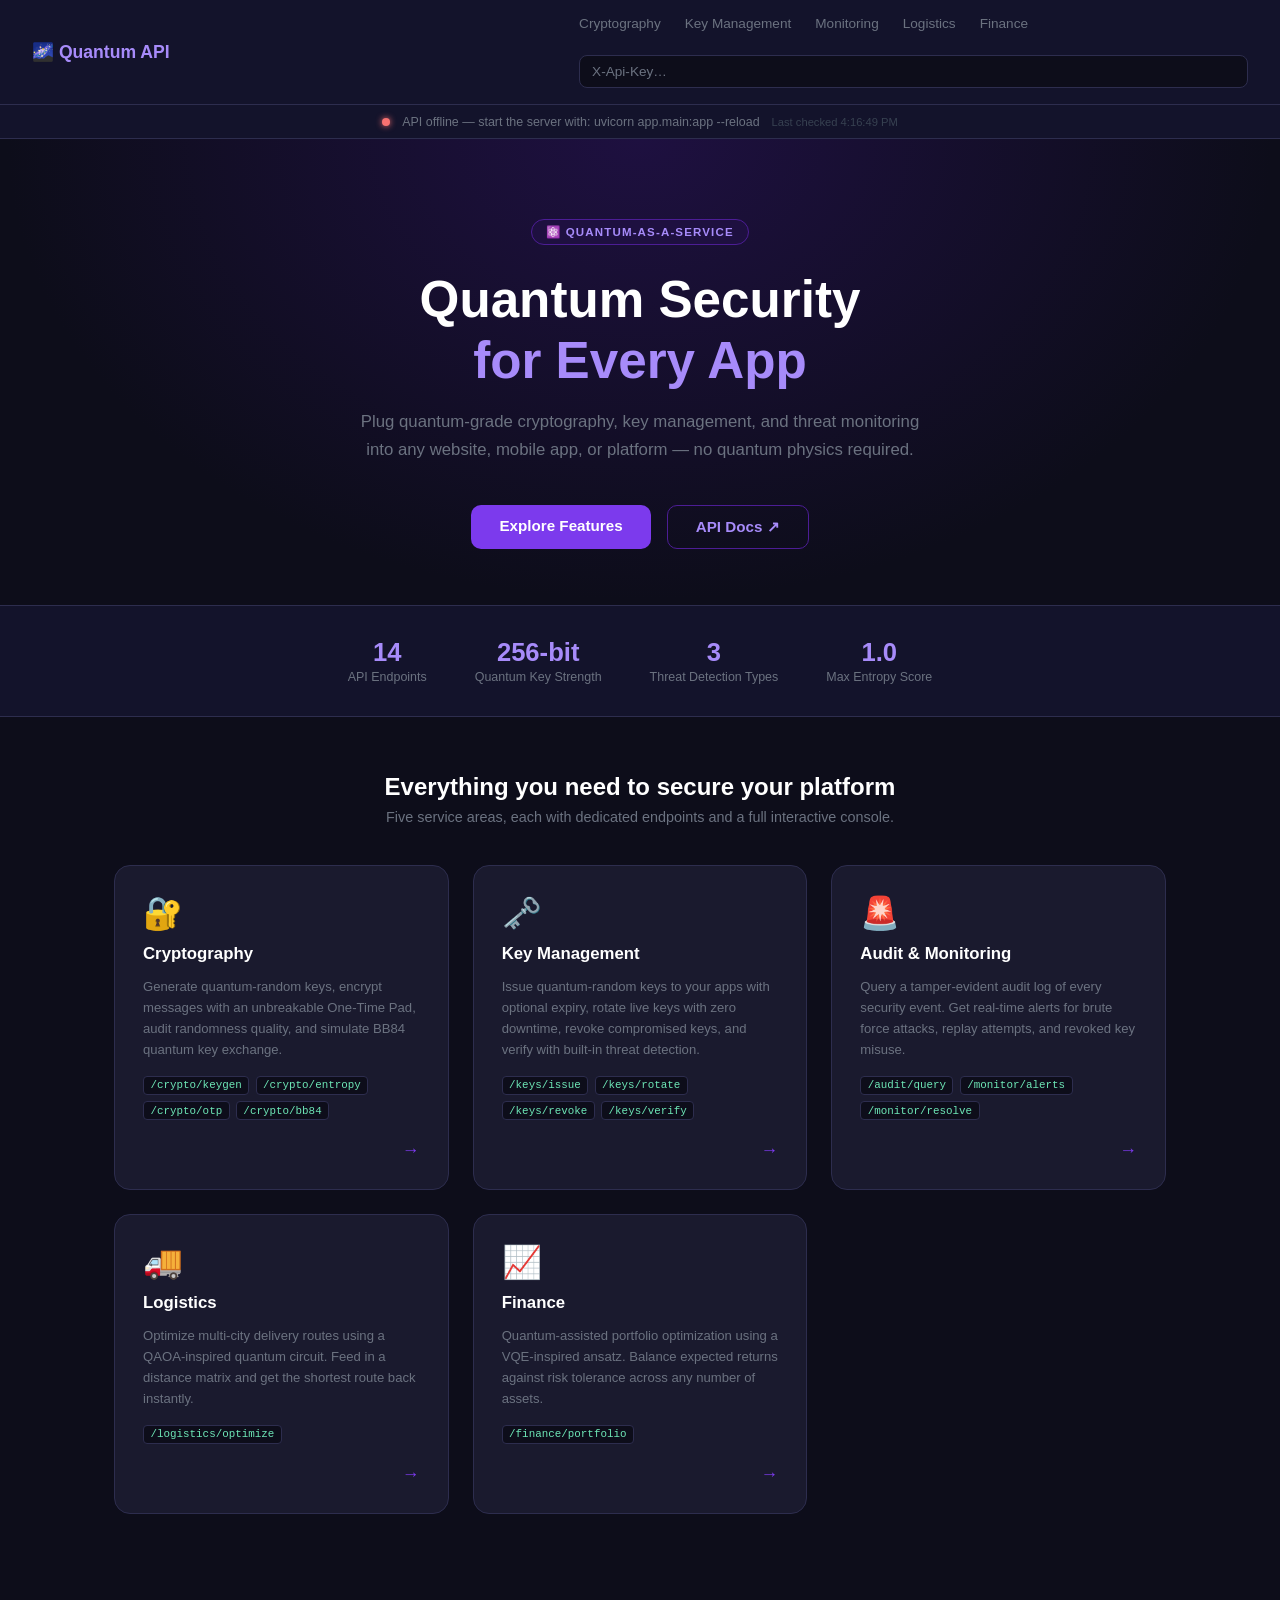
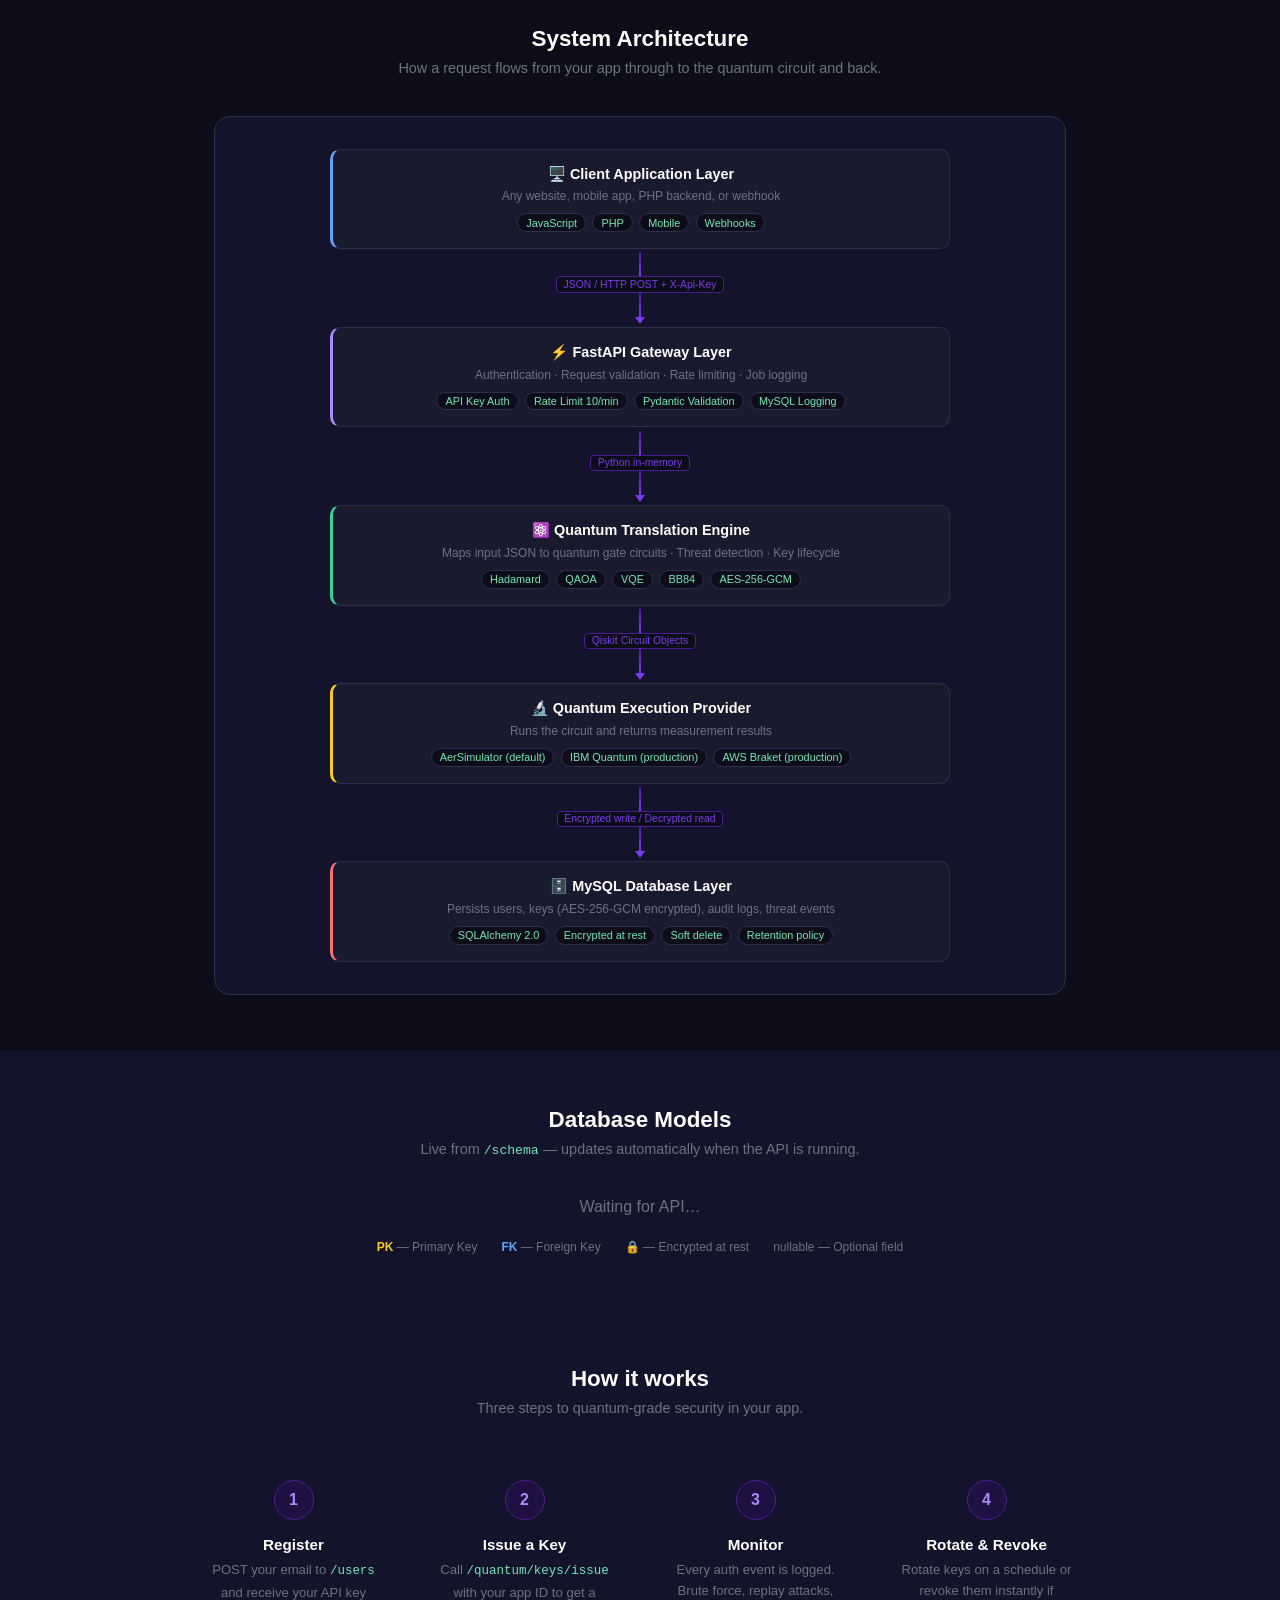
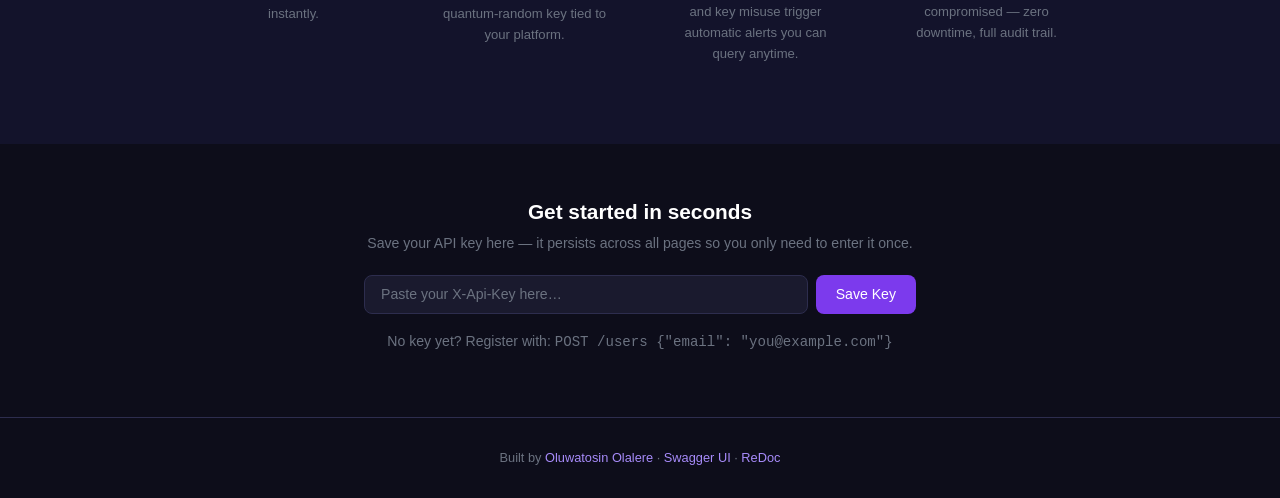
<file: frontend/index.html>
<!DOCTYPE html>
<html lang="en">
<head>
  <meta charset="UTF-8" />
  <meta name="viewport" content="width=device-width, initial-scale=1.0"/>
  <title>Quantum API — QaaS Platform</title>
  <link rel="stylesheet" href="shared.css" />
  <style>
    /* ── HERO ── */
    .hero {
      text-align: center;
      padding: 5rem 1.5rem 3.5rem;
      background: radial-gradient(ellipse at 50% 0%, #1e1040 0%, var(--bg) 70%);
    }
    .hero-badge {
      display: inline-block;
      font-size: 0.72rem;
      font-weight: 600;
      letter-spacing: 0.1em;
      text-transform: uppercase;
      background: #1e1040;
      border: 1px solid #4c1d95;
      color: #a78bfa;
      padding: 0.3rem 0.9rem;
      border-radius: 999px;
      margin-bottom: 1.5rem;
    }
    .hero h1 {
      font-size: clamp(2rem, 5vw, 3.2rem);
      color: #fff;
      line-height: 1.2;
      margin-bottom: 1rem;
    }
    .hero h1 span { color: #a78bfa; }
    .hero p {
      color: var(--muted);
      font-size: 1.05rem;
      max-width: 560px;
      margin: 0 auto 2.5rem;
      line-height: 1.7;
    }
    .hero-actions { display: flex; gap: 1rem; justify-content: center; flex-wrap: wrap; }
    .btn-hero {
      padding: 0.75rem 1.75rem;
      border-radius: 10px;
      font-size: 0.95rem;
      font-weight: 600;
      cursor: pointer;
      text-decoration: none;
      transition: all 0.2s;
      border: none;
    }
    .btn-hero-primary { background: var(--purple); color: #fff; }
    .btn-hero-primary:hover { background: var(--purple-h); transform: translateY(-1px); }
    .btn-hero-outline { background: transparent; color: #a78bfa; border: 1px solid #4c1d95; }
    .btn-hero-outline:hover { background: #1e1040; }

    /* ── STATS BAR ── */
    .stats {
      display: flex;
      justify-content: center;
      gap: 3rem;
      flex-wrap: wrap;
      padding: 2rem 1.5rem;
      border-top: 1px solid var(--border);
      border-bottom: 1px solid var(--border);
      background: var(--surface);
    }
    .stat-item { text-align: center; }
    .stat-item .num { font-size: 1.6rem; font-weight: 700; color: #a78bfa; }
    .stat-item .lbl { font-size: 0.78rem; color: var(--muted); margin-top: 0.2rem; }

    /* ── SERVICES GRID ── */
    .services { max-width: 1100px; margin: 0 auto; padding: 3.5rem 1.5rem; }
    .services > h2 { text-align: center; font-size: 1.5rem; color: #fff; margin-bottom: 0.5rem; }
    .services > p  { text-align: center; color: var(--muted); font-size: 0.9rem; margin-bottom: 2.5rem; }
    .service-grid  { display: grid; grid-template-columns: repeat(auto-fit, minmax(280px, 1fr)); gap: 1.5rem; }

    .service-card {
      background: var(--card);
      border: 1px solid var(--border);
      border-radius: 16px;
      padding: 1.75rem;
      text-decoration: none;
      color: inherit;
      display: flex;
      flex-direction: column;
      gap: 0.75rem;
      transition: border-color 0.2s, transform 0.2s, box-shadow 0.2s;
      position: relative;
      overflow: hidden;
    }
    .service-card::before {
      content: '';
      position: absolute;
      inset: 0;
      border-radius: 16px;
      opacity: 0;
      transition: opacity 0.2s;
    }
    .service-card:hover { transform: translateY(-3px); box-shadow: 0 8px 32px rgba(124,58,237,0.15); border-color: #4c1d95; }
    .service-card:hover::before { opacity: 1; }

    .service-icon { font-size: 2rem; }
    .service-card h3 { font-size: 1.05rem; color: #fff; }
    .service-card p  { font-size: 0.82rem; color: var(--muted); line-height: 1.6; flex: 1; }
    .service-endpoints { display: flex; flex-wrap: wrap; gap: 0.4rem; margin-top: 0.25rem; }
    .ep {
      font-family: monospace;
      font-size: 0.68rem;
      background: var(--bg);
      border: 1px solid var(--border);
      border-radius: 4px;
      padding: 0.15rem 0.4rem;
      color: var(--green);
    }
    .service-arrow {
      align-self: flex-end;
      color: var(--purple);
      font-size: 1.1rem;
      margin-top: 0.5rem;
    }

    /* ── HOW IT WORKS ── */
    .how { background: var(--surface); padding: 3.5rem 1.5rem; }
    .how-inner { max-width: 900px; margin: 0 auto; }
    .how h2 { text-align: center; font-size: 1.4rem; color: #fff; margin-bottom: 0.5rem; }
    .how > .how-inner > p { text-align: center; color: var(--muted); font-size: 0.9rem; margin-bottom: 2.5rem; }
    .steps { display: grid; grid-template-columns: repeat(auto-fit, minmax(200px, 1fr)); gap: 1.5rem; }
    .step { text-align: center; padding: 1.5rem 1rem; }
    .step-num {
      width: 40px; height: 40px;
      border-radius: 50%;
      background: #1e1040;
      border: 1px solid #4c1d95;
      color: #a78bfa;
      font-weight: 700;
      font-size: 1rem;
      display: flex; align-items: center; justify-content: center;
      margin: 0 auto 1rem;
    }
    .step h4 { color: #fff; font-size: 0.95rem; margin-bottom: 0.4rem; }
    .step p  { color: var(--muted); font-size: 0.82rem; line-height: 1.6; }

    /* ── API KEY SECTION ── */
    .apikey-section {
      max-width: 600px;
      margin: 3.5rem auto;
      padding: 0 1.5rem;
      text-align: center;
    }
    .apikey-section h2 { font-size: 1.3rem; color: #fff; margin-bottom: 0.5rem; }
    .apikey-section p  { color: var(--muted); font-size: 0.88rem; margin-bottom: 1.25rem; line-height: 1.6; }
    .apikey-row { display: flex; gap: 0.5rem; }
    .apikey-row input {
      flex: 1;
      padding: 0.65rem 1rem;
      border-radius: 8px;
      border: 1px solid var(--border);
      background: var(--card);
      color: var(--text);
      font-size: 0.88rem;
    }
    .apikey-row input::placeholder { color: var(--muted); }
    .apikey-row button {
      padding: 0.65rem 1.25rem;
      border-radius: 8px;
      border: none;
      background: var(--purple);
      color: #fff;
      font-size: 0.88rem;
      cursor: pointer;
      white-space: nowrap;
    }
    .apikey-row button:hover { background: var(--purple-h); }
    .register-hint {
      margin-top: 1rem;
      font-size: 0.78rem;
      color: var(--muted);
    }
    /* ── ARCHITECTURE DIAGRAM ── */
    .arch-section { max-width: 900px; margin: 0 auto; padding: 3.5rem 1.5rem; }
    .arch-section > h2 { text-align: center; font-size: 1.4rem; color: #fff; margin-bottom: 0.5rem; }
    .arch-section > p  { text-align: center; color: var(--muted); font-size: 0.9rem; margin-bottom: 2.5rem; }
    .arch-diagram {
      background: var(--surface);
      border: 1px solid var(--border);
      border-radius: 16px;
      padding: 2rem 1.5rem;
      display: flex;
      flex-direction: column;
      align-items: center;
      gap: 0;
    }
    .arch-layer {
      width: 100%;
      max-width: 620px;
      background: var(--card);
      border: 1px solid var(--border);
      border-radius: 10px;
      padding: 1rem 1.25rem;
      text-align: center;
      transition: border-color 0.2s, box-shadow 0.2s;
      cursor: default;
    }
    .arch-layer:hover { border-color: #7c3aed; box-shadow: 0 0 20px rgba(124,58,237,0.2); }
    .arch-layer .layer-title { font-size: 0.9rem; font-weight: 600; color: #fff; margin-bottom: 0.3rem; }
    .arch-layer .layer-desc  { font-size: 0.75rem; color: var(--muted); line-height: 1.5; }
    .arch-layer .layer-tags  { display: flex; flex-wrap: wrap; justify-content: center; gap: 0.4rem; margin-top: 0.5rem; }
    .arch-layer .layer-tag {
      font-size: 0.68rem;
      padding: 0.15rem 0.5rem;
      border-radius: 999px;
      background: var(--bg);
      border: 1px solid var(--border);
      color: var(--green);
    }
    .arch-arrow {
      display: flex;
      flex-direction: column;
      align-items: center;
      gap: 0;
      padding: 0.2rem 0;
    }
    .arch-arrow .arrow-line {
      width: 2px;
      height: 24px;
      background: linear-gradient(to bottom, #4c1d95, #7c3aed);
    }
    .arch-arrow .arrow-label {
      font-size: 0.65rem;
      color: #7c3aed;
      background: var(--bg);
      padding: 0.1rem 0.4rem;
      border-radius: 4px;
      border: 1px solid #4c1d95;
      white-space: nowrap;
    }
    .arch-arrow .arrow-tip {
      width: 0; height: 0;
      border-left: 5px solid transparent;
      border-right: 5px solid transparent;
      border-top: 7px solid #7c3aed;
    }
    /* layer accent colours */
    .layer-client  { border-left: 3px solid #60a5fa; }
    .layer-gateway { border-left: 3px solid #a78bfa; }
    .layer-engine  { border-left: 3px solid #34d399; }
    .layer-db      { border-left: 3px solid #f87171; }
    .layer-qpu     { border-left: 3px solid #facc15; }

    /* ── DB MODEL DIAGRAM ── */
    .model-section { background: var(--surface); padding: 3.5rem 1.5rem; }
    .model-inner   { max-width: 1100px; margin: 0 auto; }
    .model-inner > h2 { text-align: center; font-size: 1.4rem; color: #fff; margin-bottom: 0.5rem; }
    .model-inner > p  { text-align: center; color: var(--muted); font-size: 0.9rem; margin-bottom: 2.5rem; }
    .model-grid {
      display: grid;
      grid-template-columns: repeat(auto-fit, minmax(240px, 1fr));
      gap: 1.25rem;
    }
    .model-card {
      background: var(--card);
      border: 1px solid var(--border);
      border-radius: 12px;
      overflow: hidden;
      transition: border-color 0.2s, transform 0.2s;
    }
    .model-card:hover { border-color: #7c3aed; transform: translateY(-2px); }
    .model-header {
      padding: 0.75rem 1rem;
      font-size: 0.82rem;
      font-weight: 700;
      letter-spacing: 0.05em;
      display: flex;
      align-items: center;
      gap: 0.5rem;
    }
    .model-header .model-icon { font-size: 1rem; }
    .model-body { padding: 0 1rem 0.75rem; }
    .model-field {
      display: flex;
      justify-content: space-between;
      align-items: center;
      padding: 0.3rem 0;
      border-bottom: 1px solid #1f2937;
      font-size: 0.75rem;
    }
    .model-field:last-child { border-bottom: none; }
    .field-name { color: var(--text); font-family: monospace; }
    .field-type { color: var(--muted); font-size: 0.68rem; }
    .field-pk   { color: #facc15; font-size: 0.65rem; font-weight: 700; }
    .field-fk   { color: #60a5fa; font-size: 0.65rem; font-weight: 700; }
    .field-enc  { color: #34d399; font-size: 0.65rem; font-weight: 700; }
    /* model header colours */
    .mh-user     { background: #1e3a5f; color: #60a5fa; }
    .mh-apikey   { background: #1a2e3a; color: #38bdf8; }
    .mh-joblog   { background: #1a2d1a; color: #4ade80; }
    .mh-mkey     { background: #2d1a3a; color: #c084fc; }
    .mh-audit    { background: #1e3a2a; color: #34d399; }
    .mh-threat   { background: #3a1a1a; color: #f87171; }

    /* ── HEALTH WIDGET ── */
    .health-bar {
      display: flex;
      align-items: center;
      justify-content: center;
      gap: 0.75rem;
      padding: 0.6rem 1.5rem;
      background: var(--surface);
      border-bottom: 1px solid var(--border);
      font-size: 0.78rem;
      color: var(--muted);
    }
    .health-dot {
      width: 8px; height: 8px;
      border-radius: 50%;
      background: var(--muted);
      transition: background 0.3s;
    }
    .health-dot.online  { background: #4ade80; box-shadow: 0 0 6px #4ade80; }
    .health-dot.offline { background: #f87171; box-shadow: 0 0 6px #f87171; }
    .health-ts { color: #374151; font-size: 0.7rem; }
  </style>
</head>
<body>

  <nav>
    <a class="logo" href="index.html">🌌 Quantum API</a>
    <div class="nav-links">
      <a href="crypto.html">Cryptography</a>
      <a href="keys.html">Key Management</a>
      <a href="monitor.html">Monitoring</a>
      <a href="logistics.html">Logistics</a>
      <a href="finance.html">Finance</a>
      <input class="key-input" type="text" placeholder="X-Api-Key…" />
    </div>
  </nav>

  <!-- HEALTH BAR -->
  <div class="health-bar">
    <div class="health-dot" id="healthDot"></div>
    <span id="healthStatus">Checking API status…</span>
    <span class="health-ts" id="healthTs"></span>
  </div>

  <!-- HERO -->
  <section class="hero">
    <div class="hero-badge">⚛️ Quantum-as-a-Service</div>
    <h1>Quantum Security<br/><span>for Every App</span></h1>
    <p>Plug quantum-grade cryptography, key management, and threat monitoring into any website, mobile app, or platform — no quantum physics required.</p>
    <div class="hero-actions">
      <a class="btn-hero btn-hero-primary" href="crypto.html">Explore Features</a>
      <a class="btn-hero btn-hero-outline" href="http://127.0.0.1:8000/docs" target="_blank">API Docs ↗</a>
    </div>
  </section>

  <!-- STATS -->
  <div class="stats">
    <div class="stat-item"><div class="num">14</div><div class="lbl">API Endpoints</div></div>
    <div class="stat-item"><div class="num">256-bit</div><div class="lbl">Quantum Key Strength</div></div>
    <div class="stat-item"><div class="num">3</div><div class="lbl">Threat Detection Types</div></div>
    <div class="stat-item"><div class="num">1.0</div><div class="lbl">Max Entropy Score</div></div>
  </div>

  <!-- SERVICES -->
  <section class="services">
    <h2>Everything you need to secure your platform</h2>
    <p>Five service areas, each with dedicated endpoints and a full interactive console.</p>

    <div class="service-grid">

      <a class="service-card" href="crypto.html">
        <div class="service-icon">🔐</div>
        <h3>Cryptography</h3>
        <p>Generate quantum-random keys, encrypt messages with an unbreakable One-Time Pad, audit randomness quality, and simulate BB84 quantum key exchange.</p>
        <div class="service-endpoints">
          <span class="ep">/crypto/keygen</span>
          <span class="ep">/crypto/entropy</span>
          <span class="ep">/crypto/otp</span>
          <span class="ep">/crypto/bb84</span>
        </div>
        <div class="service-arrow">→</div>
      </a>

      <a class="service-card" href="keys.html">
        <div class="service-icon">🗝️</div>
        <h3>Key Management</h3>
        <p>Issue quantum-random keys to your apps with optional expiry, rotate live keys with zero downtime, revoke compromised keys, and verify with built-in threat detection.</p>
        <div class="service-endpoints">
          <span class="ep">/keys/issue</span>
          <span class="ep">/keys/rotate</span>
          <span class="ep">/keys/revoke</span>
          <span class="ep">/keys/verify</span>
        </div>
        <div class="service-arrow">→</div>
      </a>

      <a class="service-card" href="monitor.html">
        <div class="service-icon">🚨</div>
        <h3>Audit & Monitoring</h3>
        <p>Query a tamper-evident audit log of every security event. Get real-time alerts for brute force attacks, replay attempts, and revoked key misuse.</p>
        <div class="service-endpoints">
          <span class="ep">/audit/query</span>
          <span class="ep">/monitor/alerts</span>
          <span class="ep">/monitor/resolve</span>
        </div>
        <div class="service-arrow">→</div>
      </a>

      <a class="service-card" href="logistics.html">
        <div class="service-icon">🚚</div>
        <h3>Logistics</h3>
        <p>Optimize multi-city delivery routes using a QAOA-inspired quantum circuit. Feed in a distance matrix and get the shortest route back instantly.</p>
        <div class="service-endpoints">
          <span class="ep">/logistics/optimize</span>
        </div>
        <div class="service-arrow">→</div>
      </a>

      <a class="service-card" href="finance.html">
        <div class="service-icon">📈</div>
        <h3>Finance</h3>
        <p>Quantum-assisted portfolio optimization using a VQE-inspired ansatz. Balance expected returns against risk tolerance across any number of assets.</p>
        <div class="service-endpoints">
          <span class="ep">/finance/portfolio</span>
        </div>
        <div class="service-arrow">→</div>
      </a>

    </div>
  </section>

  <!-- ARCHITECTURE DIAGRAM -->
  <section class="arch-section">
    <h2>System Architecture</h2>
    <p>How a request flows from your app through to the quantum circuit and back.</p>
    <div class="arch-diagram">

      <div class="arch-layer layer-client">
        <div class="layer-title">🖥️ Client Application Layer</div>
        <div class="layer-desc">Any website, mobile app, PHP backend, or webhook</div>
        <div class="layer-tags">
          <span class="layer-tag">JavaScript</span>
          <span class="layer-tag">PHP</span>
          <span class="layer-tag">Mobile</span>
          <span class="layer-tag">Webhooks</span>
        </div>
      </div>

      <div class="arch-arrow">
        <div class="arrow-line"></div>
        <div class="arrow-label">JSON / HTTP POST + X-Api-Key</div>
        <div class="arrow-line"></div>
        <div class="arrow-tip"></div>
      </div>

      <div class="arch-layer layer-gateway">
        <div class="layer-title">⚡ FastAPI Gateway Layer</div>
        <div class="layer-desc">Authentication · Request validation · Rate limiting · Job logging</div>
        <div class="layer-tags">
          <span class="layer-tag">API Key Auth</span>
          <span class="layer-tag">Rate Limit 10/min</span>
          <span class="layer-tag">Pydantic Validation</span>
          <span class="layer-tag">MySQL Logging</span>
        </div>
      </div>

      <div class="arch-arrow">
        <div class="arrow-line"></div>
        <div class="arrow-label">Python in-memory</div>
        <div class="arrow-line"></div>
        <div class="arrow-tip"></div>
      </div>

      <div class="arch-layer layer-engine">
        <div class="layer-title">⚛️ Quantum Translation Engine</div>
        <div class="layer-desc">Maps input JSON to quantum gate circuits · Threat detection · Key lifecycle</div>
        <div class="layer-tags">
          <span class="layer-tag">Hadamard</span>
          <span class="layer-tag">QAOA</span>
          <span class="layer-tag">VQE</span>
          <span class="layer-tag">BB84</span>
          <span class="layer-tag">AES-256-GCM</span>
        </div>
      </div>

      <div class="arch-arrow">
        <div class="arrow-line"></div>
        <div class="arrow-label">Qiskit Circuit Objects</div>
        <div class="arrow-line"></div>
        <div class="arrow-tip"></div>
      </div>

      <div class="arch-layer layer-qpu">
        <div class="layer-title">🔬 Quantum Execution Provider</div>
        <div class="layer-desc">Runs the circuit and returns measurement results</div>
        <div class="layer-tags">
          <span class="layer-tag">AerSimulator (default)</span>
          <span class="layer-tag">IBM Quantum (production)</span>
          <span class="layer-tag">AWS Braket (production)</span>
        </div>
      </div>

      <div class="arch-arrow">
        <div class="arrow-line"></div>
        <div class="arrow-label">Encrypted write / Decrypted read</div>
        <div class="arrow-line"></div>
        <div class="arrow-tip"></div>
      </div>

      <div class="arch-layer layer-db">
        <div class="layer-title">🗄️ MySQL Database Layer</div>
        <div class="layer-desc">Persists users, keys (AES-256-GCM encrypted), audit logs, threat events</div>
        <div class="layer-tags">
          <span class="layer-tag">SQLAlchemy 2.0</span>
          <span class="layer-tag">Encrypted at rest</span>
          <span class="layer-tag">Soft delete</span>
          <span class="layer-tag">Retention policy</span>
        </div>
      </div>

    </div>
  </section>

  <!-- DB MODEL DIAGRAM (live) -->
  <section class="model-section">
    <div class="model-inner">
      <h2>Database Models</h2>
      <p>Live from <code style="color:var(--green);font-size:0.82rem">/schema</code> — updates automatically when the API is running.</p>
      <div class="model-grid" id="modelGrid"><p style="color:var(--muted);text-align:center;grid-column:1/-1">Waiting for API…</p></div>
      <div style="display:flex;gap:1.5rem;justify-content:center;flex-wrap:wrap;margin-top:1.5rem;font-size:0.75rem;color:var(--muted);">
        <span><span style="color:#facc15;font-weight:700;">PK</span> — Primary Key</span>
        <span><span style="color:#60a5fa;font-weight:700;">FK</span> — Foreign Key</span>
        <span><span style="color:#34d399;font-weight:700;">🔒</span> — Encrypted at rest</span>
        <span><span style="color:var(--muted);">nullable</span> — Optional field</span>
      </div>
    </div>
  </section>

  <!-- HOW IT WORKS -->
  <section class="how">
    <div class="how-inner">
      <h2>How it works</h2>
      <p>Three steps to quantum-grade security in your app.</p>
      <div class="steps">
        <div class="step">
          <div class="step-num">1</div>
          <h4>Register</h4>
          <p>POST your email to <code style="color:var(--green);font-size:0.78rem">/users</code> and receive your API key instantly.</p>
        </div>
        <div class="step">
          <div class="step-num">2</div>
          <h4>Issue a Key</h4>
          <p>Call <code style="color:var(--green);font-size:0.78rem">/quantum/keys/issue</code> with your app ID to get a quantum-random key tied to your platform.</p>
        </div>
        <div class="step">
          <div class="step-num">3</div>
          <h4>Monitor</h4>
          <p>Every auth event is logged. Brute force, replay attacks, and key misuse trigger automatic alerts you can query anytime.</p>
        </div>
        <div class="step">
          <div class="step-num">4</div>
          <h4>Rotate & Revoke</h4>
          <p>Rotate keys on a schedule or revoke them instantly if compromised — zero downtime, full audit trail.</p>
        </div>
      </div>
    </div>
  </section>

  <!-- API KEY -->
  <section class="apikey-section">
    <h2>Get started in seconds</h2>
    <p>Save your API key here — it persists across all pages so you only need to enter it once.</p>
    <div class="apikey-row">
      <input class="key-input" type="text" placeholder="Paste your X-Api-Key here…" />
      <button onclick="saveKey(document.querySelector('.key-input').value); alert('Key saved!')">Save Key</button>
    </div>
    <p class="register-hint">
      No key yet? Register with:
      <code>POST /users {"email": "you@example.com"}</code>
    </p>
  </section>

  <footer>
    Built by <a href="https://github.com/olo-lade" target="_blank">Oluwatosin Olalere</a> ·
    <a href="http://127.0.0.1:8000/docs" target="_blank">Swagger UI</a> ·
    <a href="http://127.0.0.1:8000/redoc" target="_blank">ReDoc</a>
  </footer>

  <script src="shared.js"></script>
  <script>
    // ── ENCRYPTED FIELDS (known from encryption.py) ──────────────────────
    const ENCRYPTED_FIELDS = new Set(['key_value', 'previous_key']);

    // ── TABLE DISPLAY CONFIG ─────────────────────────────────────────────
    const TABLE_META = {
      users:        { icon: '👤', cls: 'mh-user',   label: 'User' },
      api_keys:     { icon: '🔑', cls: 'mh-apikey', label: 'APIKey' },
      job_logs:     { icon: '📋', cls: 'mh-joblog', label: 'JobLog' },
      managed_keys: { icon: '🗝️', cls: 'mh-mkey',   label: 'ManagedKey' },
      audit_logs:   { icon: '📜', cls: 'mh-audit',  label: 'AuditLog' },
      threat_events:{ icon: '🚨', cls: 'mh-threat', label: 'ThreatEvent' },
    };

    function renderSchema(tables) {
      const grid = document.getElementById('modelGrid');
      grid.innerHTML = tables.map(({ table, columns }) => {
        const meta = TABLE_META[table] || { icon: '🗄️', cls: 'mh-user', label: table };
        const fields = columns.map(col => {
          let badge = '';
          if (ENCRYPTED_FIELDS.has(col.name)) {
            badge = `<span class="field-enc">🔒 AES-256-GCM</span>`;
          } else if (col.tags.includes('PK')) {
            badge = `<span class="field-pk">PK · ${col.type}</span>`;
          } else {
            const fk = col.tags.find(t => t.startsWith('FK'));
            if (fk) {
              badge = `<span class="field-fk">${fk.replace('FK→', 'FK → ')}</span>`;
            } else {
              const nullable = col.tags.includes('nullable') ? ' · nullable' : '';
              badge = `<span class="field-type">${col.type}${nullable}</span>`;
            }
          }
          return `<div class="model-field"><span class="field-name">${col.name}</span>${badge}</div>`;
        }).join('');
        return `
          <div class="model-card">
            <div class="model-header ${meta.cls}"><span class="model-icon">${meta.icon}</span> ${meta.label}</div>
            <div class="model-body">${fields}</div>
          </div>`;
      }).join('');
    }

    async function loadSchema() {
      try {
        const res = await fetch('http://127.0.0.1:8000/schema');
        if (!res.ok) throw new Error();
        renderSchema(await res.json());
      } catch {
        // API offline — leave existing content, health bar already shows status
      }
    }
    loadSchema();
    setInterval(loadSchema, 30000);

    // Live API health polling
    async function checkHealth() {
      const dot = document.getElementById('healthDot');
      const status = document.getElementById('healthStatus');
      const ts = document.getElementById('healthTs');
      try {
        const res = await fetch('http://127.0.0.1:8000/health');
        const data = await res.json();
        dot.className = 'health-dot online';
        status.textContent = 'API online — ' + (data.timestamp ? new Date(data.timestamp).toLocaleTimeString() : '');
        ts.textContent = 'Last checked ' + new Date().toLocaleTimeString();
      } catch {
        dot.className = 'health-dot offline';
        status.textContent = 'API offline — start the server with: uvicorn app.main:app --reload';
        ts.textContent = 'Last checked ' + new Date().toLocaleTimeString();
      }
    }
    checkHealth();
    setInterval(checkHealth, 10000);
  </script>
</html>
</file>
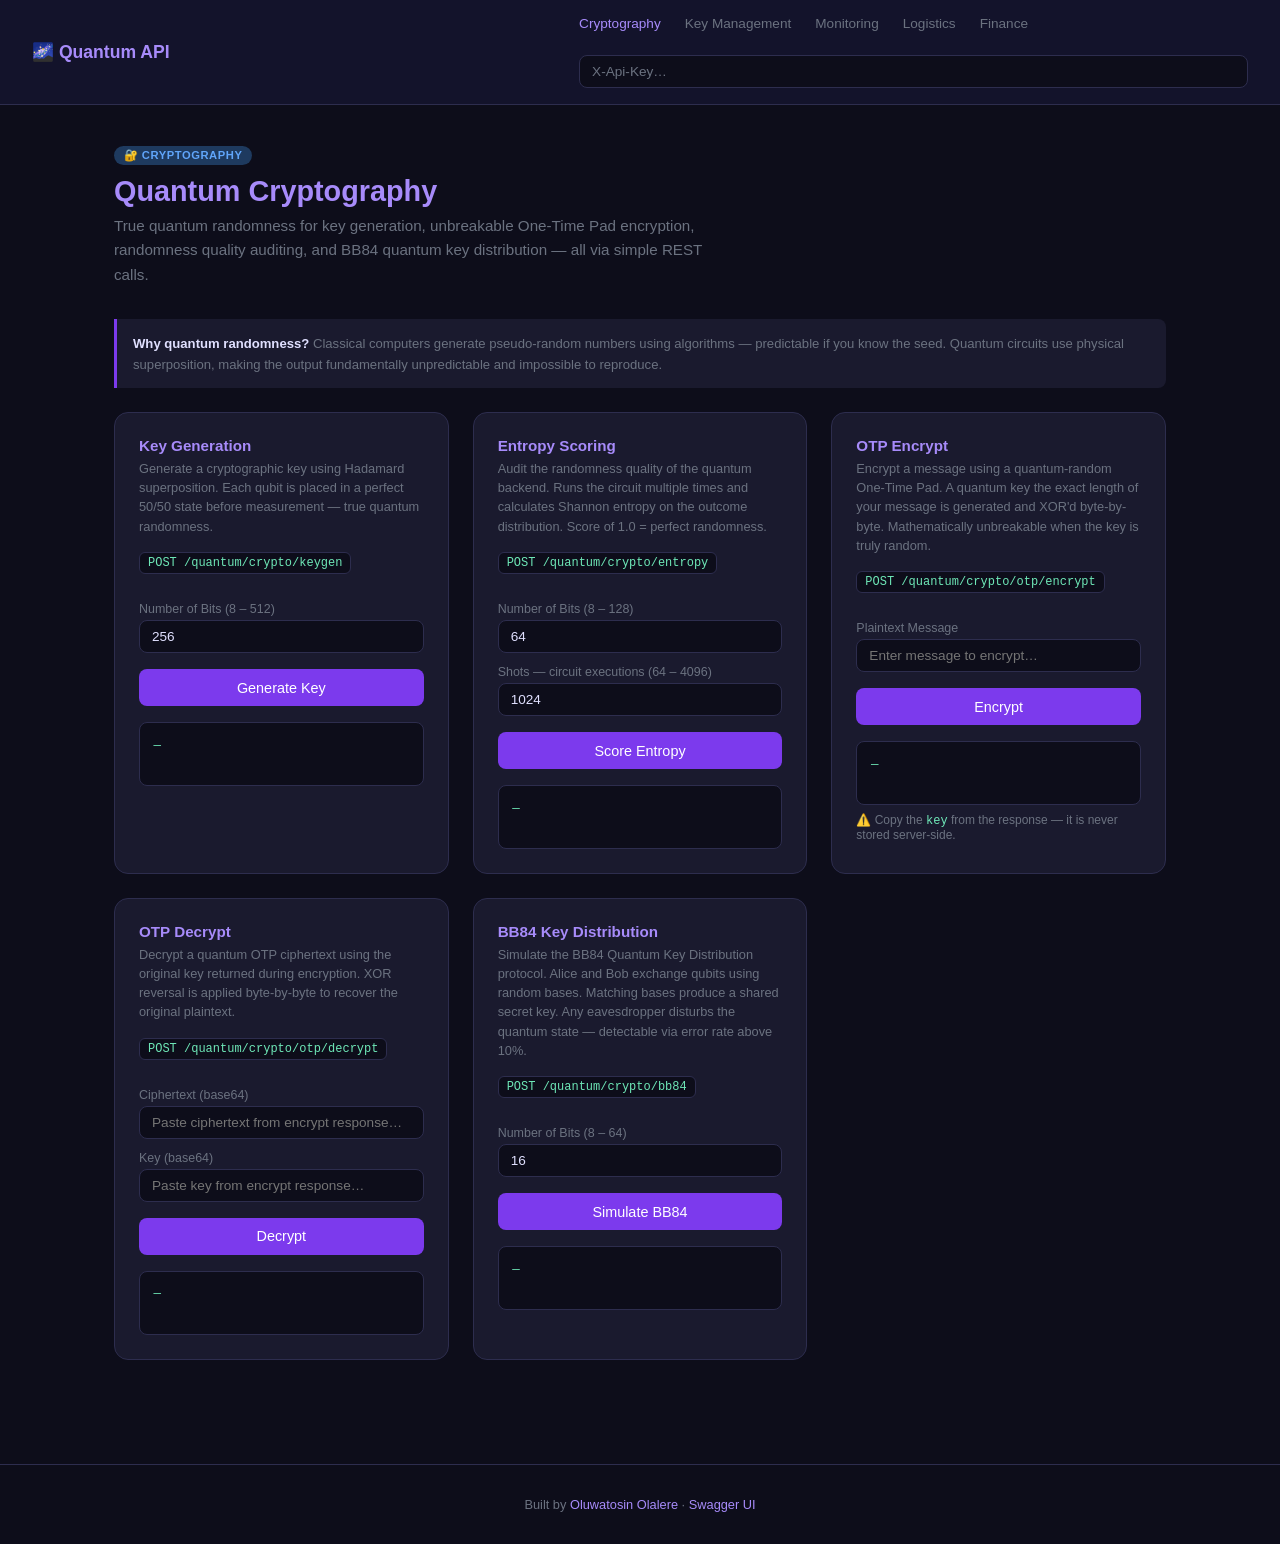
<file: frontend/crypto.html>
<!DOCTYPE html>
<html lang="en">
<head>
  <meta charset="UTF-8" />
  <meta name="viewport" content="width=device-width, initial-scale=1.0"/>
  <title>Cryptography — Quantum API</title>
  <link rel="stylesheet" href="shared.css" />
</head>
<body>

  <nav>
    <a class="logo" href="index.html">🌌 Quantum API</a>
    <div class="nav-links">
      <a href="crypto.html">Cryptography</a>
      <a href="keys.html">Key Management</a>
      <a href="monitor.html">Monitoring</a>
      <a href="logistics.html">Logistics</a>
      <a href="finance.html">Finance</a>
      <input class="key-input" type="text" placeholder="X-Api-Key…" />
    </div>
  </nav>

  <div class="page">

    <div class="page-header">
      <span class="tag tag-crypto">🔐 Cryptography</span>
      <h1>Quantum Cryptography</h1>
      <p>True quantum randomness for key generation, unbreakable One-Time Pad encryption, randomness quality auditing, and BB84 quantum key distribution — all via simple REST calls.</p>
    </div>

    <div class="info-box">
      <strong>Why quantum randomness?</strong> Classical computers generate pseudo-random numbers using algorithms — predictable if you know the seed. Quantum circuits use physical superposition, making the output fundamentally unpredictable and impossible to reproduce.
    </div>

    <div class="grid">

      <!-- KEYGEN -->
      <div class="card">
        <div class="card-title">Key Generation</div>
        <div class="card-desc">Generate a cryptographic key using Hadamard superposition. Each qubit is placed in a perfect 50/50 state before measurement — true quantum randomness.</div>
        <div class="endpoint-badge">POST /quantum/crypto/keygen</div>
        <label>Number of Bits (8 – 512)</label>
        <input id="numBits" type="number" value="256" min="8" max="512" step="8" />
        <button class="btn" onclick="keygen(event)">Generate Key</button>
        <div class="result" id="keygenResult">—</div>
      </div>

      <!-- ENTROPY -->
      <div class="card">
        <div class="card-title">Entropy Scoring</div>
        <div class="card-desc">Audit the randomness quality of the quantum backend. Runs the circuit multiple times and calculates Shannon entropy on the outcome distribution. Score of 1.0 = perfect randomness.</div>
        <div class="endpoint-badge">POST /quantum/crypto/entropy</div>
        <label>Number of Bits (8 – 128)</label>
        <input id="entropyBits" type="number" value="64" min="8" max="128" step="8" />
        <label>Shots — circuit executions (64 – 4096)</label>
        <input id="entropyShots" type="number" value="1024" min="64" max="4096" step="64" />
        <button class="btn" onclick="entropy(event)">Score Entropy</button>
        <div class="result" id="entropyResult">—</div>
      </div>

      <!-- OTP ENCRYPT -->
      <div class="card">
        <div class="card-title">OTP Encrypt</div>
        <div class="card-desc">Encrypt a message using a quantum-random One-Time Pad. A quantum key the exact length of your message is generated and XOR'd byte-by-byte. Mathematically unbreakable when the key is truly random.</div>
        <div class="endpoint-badge">POST /quantum/crypto/otp/encrypt</div>
        <label>Plaintext Message</label>
        <input id="otpPlaintext" type="text" placeholder="Enter message to encrypt…" />
        <button class="btn" onclick="otpEncrypt(event)">Encrypt</button>
        <div class="result" id="otpEncryptResult">—</div>
        <p style="font-size:0.75rem;color:var(--muted);margin-top:0.5rem;">⚠️ Copy the <code style="color:var(--green)">key</code> from the response — it is never stored server-side.</p>
      </div>

      <!-- OTP DECRYPT -->
      <div class="card">
        <div class="card-title">OTP Decrypt</div>
        <div class="card-desc">Decrypt a quantum OTP ciphertext using the original key returned during encryption. XOR reversal is applied byte-by-byte to recover the original plaintext.</div>
        <div class="endpoint-badge">POST /quantum/crypto/otp/decrypt</div>
        <label>Ciphertext (base64)</label>
        <input id="otpCiphertext" type="text" placeholder="Paste ciphertext from encrypt response…" />
        <label>Key (base64)</label>
        <input id="otpKey" type="text" placeholder="Paste key from encrypt response…" />
        <button class="btn" onclick="otpDecrypt(event)">Decrypt</button>
        <div class="result" id="otpDecryptResult">—</div>
      </div>

      <!-- BB84 -->
      <div class="card">
        <div class="card-title">BB84 Key Distribution</div>
        <div class="card-desc">Simulate the BB84 Quantum Key Distribution protocol. Alice and Bob exchange qubits using random bases. Matching bases produce a shared secret key. Any eavesdropper disturbs the quantum state — detectable via error rate above 10%.</div>
        <div class="endpoint-badge">POST /quantum/crypto/bb84</div>
        <label>Number of Bits (8 – 64)</label>
        <input id="bb84Bits" type="number" value="16" min="8" max="64" step="8" />
        <button class="btn" onclick="bb84(event)">Simulate BB84</button>
        <div class="result" id="bb84Result">—</div>
      </div>

    </div>
  </div>

  <footer>
    Built by <a href="https://github.com/olo-lade" target="_blank">Oluwatosin Olalere</a> ·
    <a href="http://127.0.0.1:8000/docs" target="_blank">Swagger UI</a>
  </footer>

  <script src="shared.js"></script>
  <script>
    function keygen(e) {
      call('/quantum/crypto/keygen', { num_bits: +document.getElementById('numBits').value }, 'keygenResult', e.target);
    }
    function entropy(e) {
      call('/quantum/crypto/entropy', {
        num_bits: +document.getElementById('entropyBits').value,
        shots: +document.getElementById('entropyShots').value,
      }, 'entropyResult', e.target);
    }
    function otpEncrypt(e) {
      const pt = document.getElementById('otpPlaintext').value.trim();
      if (!pt) { show('otpEncryptResult', { error: 'Plaintext is required.' }, true); return; }
      call('/quantum/crypto/otp/encrypt', { plaintext: pt }, 'otpEncryptResult', e.target);
    }
    function otpDecrypt(e) {
      call('/quantum/crypto/otp/decrypt', {
        ciphertext: document.getElementById('otpCiphertext').value.trim(),
        key: document.getElementById('otpKey').value.trim(),
      }, 'otpDecryptResult', e.target);
    }
    function bb84(e) {
      call('/quantum/crypto/bb84', { num_bits: +document.getElementById('bb84Bits').value }, 'bb84Result', e.target);
    }
  </script>
</body>
</html>
</file>
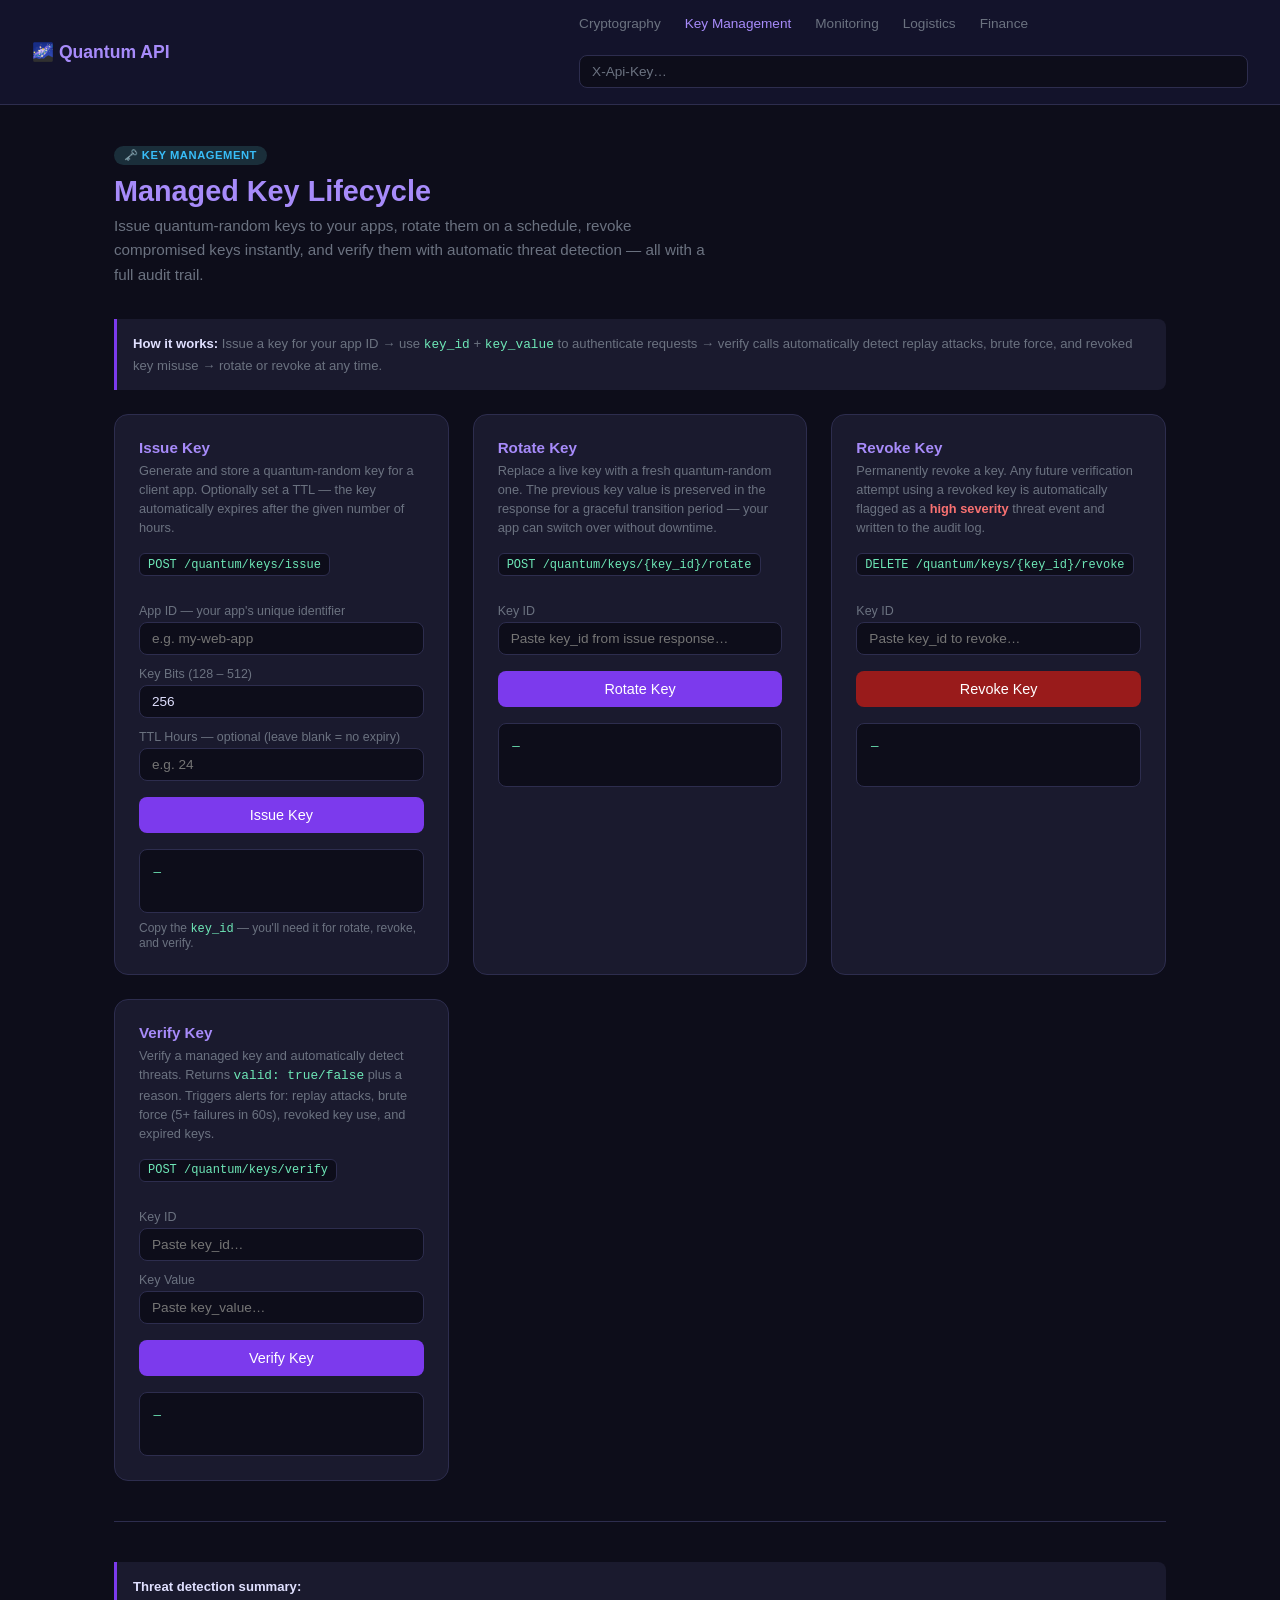
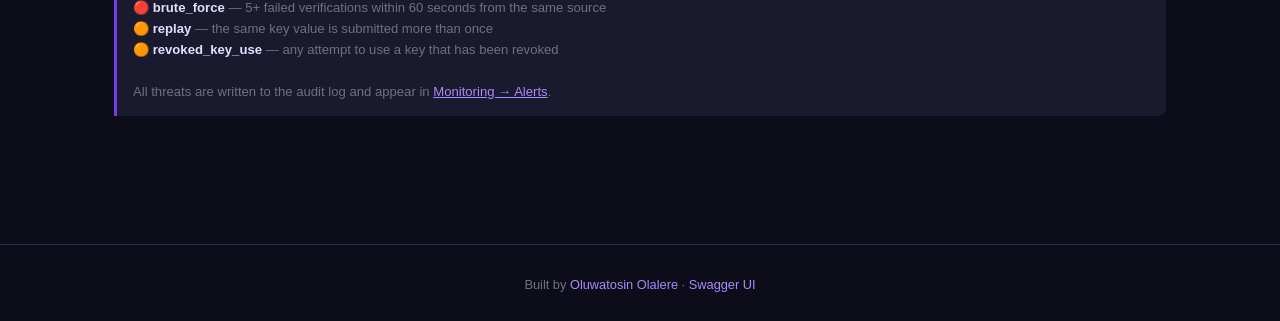
<file: frontend/keys.html>
<!DOCTYPE html>
<html lang="en">
<head>
  <meta charset="UTF-8" />
  <meta name="viewport" content="width=device-width, initial-scale=1.0"/>
  <title>Key Management — Quantum API</title>
  <link rel="stylesheet" href="shared.css" />
</head>
<body>

  <nav>
    <a class="logo" href="index.html">🌌 Quantum API</a>
    <div class="nav-links">
      <a href="crypto.html">Cryptography</a>
      <a href="keys.html">Key Management</a>
      <a href="monitor.html">Monitoring</a>
      <a href="logistics.html">Logistics</a>
      <a href="finance.html">Finance</a>
      <input class="key-input" type="text" placeholder="X-Api-Key…" />
    </div>
  </nav>

  <div class="page">

    <div class="page-header">
      <span class="tag tag-keys">🗝️ Key Management</span>
      <h1>Managed Key Lifecycle</h1>
      <p>Issue quantum-random keys to your apps, rotate them on a schedule, revoke compromised keys instantly, and verify them with automatic threat detection — all with a full audit trail.</p>
    </div>

    <div class="info-box">
      <strong>How it works:</strong> Issue a key for your app ID → use <code style="color:var(--green);font-size:0.8rem">key_id</code> + <code style="color:var(--green);font-size:0.8rem">key_value</code> to authenticate requests → verify calls automatically detect replay attacks, brute force, and revoked key misuse → rotate or revoke at any time.
    </div>

    <div class="grid">

      <!-- ISSUE -->
      <div class="card">
        <div class="card-title">Issue Key</div>
        <div class="card-desc">Generate and store a quantum-random key for a client app. Optionally set a TTL — the key automatically expires after the given number of hours.</div>
        <div class="endpoint-badge">POST /quantum/keys/issue</div>
        <label>App ID — your app's unique identifier</label>
        <input id="issueAppId" type="text" placeholder="e.g. my-web-app" />
        <label>Key Bits (128 – 512)</label>
        <input id="issueKeyBits" type="number" value="256" min="128" max="512" step="128" />
        <label>TTL Hours — optional (leave blank = no expiry)</label>
        <input id="issueTtl" type="number" placeholder="e.g. 24" min="1" />
        <button class="btn" onclick="keysIssue(event)">Issue Key</button>
        <div class="result" id="issueResult">—</div>
        <p style="font-size:0.75rem;color:var(--muted);margin-top:0.5rem;">Copy the <code style="color:var(--green)">key_id</code> — you'll need it for rotate, revoke, and verify.</p>
      </div>

      <!-- ROTATE -->
      <div class="card">
        <div class="card-title">Rotate Key</div>
        <div class="card-desc">Replace a live key with a fresh quantum-random one. The previous key value is preserved in the response for a graceful transition period — your app can switch over without downtime.</div>
        <div class="endpoint-badge">POST /quantum/keys/{key_id}/rotate</div>
        <label>Key ID</label>
        <input id="rotateKeyId" type="text" placeholder="Paste key_id from issue response…" />
        <button class="btn" onclick="keysRotate(event)">Rotate Key</button>
        <div class="result" id="rotateResult">—</div>
      </div>

      <!-- REVOKE -->
      <div class="card">
        <div class="card-title">Revoke Key</div>
        <div class="card-desc">Permanently revoke a key. Any future verification attempt using a revoked key is automatically flagged as a <strong style="color:var(--red)">high severity</strong> threat event and written to the audit log.</div>
        <div class="endpoint-badge">DELETE /quantum/keys/{key_id}/revoke</div>
        <label>Key ID</label>
        <input id="revokeKeyId" type="text" placeholder="Paste key_id to revoke…" />
        <button class="btn btn-danger" onclick="keysRevoke(event)">Revoke Key</button>
        <div class="result" id="revokeResult">—</div>
      </div>

      <!-- VERIFY -->
      <div class="card">
        <div class="card-title">Verify Key</div>
        <div class="card-desc">Verify a managed key and automatically detect threats. Returns <code style="color:var(--green)">valid: true/false</code> plus a reason. Triggers alerts for: replay attacks, brute force (5+ failures in 60s), revoked key use, and expired keys.</div>
        <div class="endpoint-badge">POST /quantum/keys/verify</div>
        <label>Key ID</label>
        <input id="verifyKeyId" type="text" placeholder="Paste key_id…" />
        <label>Key Value</label>
        <input id="verifyKeyValue" type="text" placeholder="Paste key_value…" />
        <button class="btn" onclick="keysVerify(event)">Verify Key</button>
        <div class="result" id="verifyResult">—</div>
      </div>

    </div>

    <hr class="divider" />

    <div class="info-box">
      <strong>Threat detection summary:</strong><br/>
      🔴 <strong>brute_force</strong> — 5+ failed verifications within 60 seconds from the same source<br/>
      🟠 <strong>replay</strong> — the same key value is submitted more than once<br/>
      🟠 <strong>revoked_key_use</strong> — any attempt to use a key that has been revoked<br/><br/>
      All threats are written to the audit log and appear in <a href="monitor.html" style="color:#a78bfa">Monitoring → Alerts</a>.
    </div>

  </div>

  <footer>
    Built by <a href="https://github.com/olo-lade" target="_blank">Oluwatosin Olalere</a> ·
    <a href="http://127.0.0.1:8000/docs" target="_blank">Swagger UI</a>
  </footer>

  <script src="shared.js"></script>
  <script>
    function keysIssue(e) {
      const ttl = document.getElementById('issueTtl').value;
      const appId = document.getElementById('issueAppId').value.trim();
      if (!appId) { show('issueResult', { error: 'App ID is required.' }, true); return; }
      call('/quantum/keys/issue', {
        app_id: appId,
        key_bits: +document.getElementById('issueKeyBits').value,
        ...(ttl ? { ttl_hours: +ttl } : {}),
      }, 'issueResult', e.target);
    }
    function keysRotate(e) {
      const id = document.getElementById('rotateKeyId').value.trim();
      if (!id) { show('rotateResult', { error: 'Key ID is required.' }, true); return; }
      call(`/quantum/keys/${id}/rotate`, {}, 'rotateResult', e.target);
    }
    function keysRevoke(e) {
      const id = document.getElementById('revokeKeyId').value.trim();
      if (!id) { show('revokeResult', { error: 'Key ID is required.' }, true); return; }
      if (!confirm('Permanently revoke this key? This cannot be undone.')) return;
      call(`/quantum/keys/${id}/revoke`, {}, 'revokeResult', e.target, 'DELETE');
    }
    function keysVerify(e) {
      call('/quantum/keys/verify', {
        key_id: document.getElementById('verifyKeyId').value.trim(),
        key_value: document.getElementById('verifyKeyValue').value.trim(),
      }, 'verifyResult', e.target);
    }
  </script>
</body>
</html>
</file>
<file: frontend/shared.css>
/* shared.css — Quantum API Dashboard */
*, *::before, *::after { box-sizing: border-box; margin: 0; padding: 0; }

:root {
  --bg:        #0d0d1a;
  --surface:   #13132b;
  --card:      #1a1a2e;
  --border:    #2d2d4e;
  --purple:    #7c3aed;
  --purple-h:  #6d28d9;
  --text:      #e0e0ff;
  --muted:     #6b7280;
  --green:     #6ee7b7;
  --red:       #f87171;
  --blue:      #60a5fa;
  --sky:       #38bdf8;
  --pink:      #c084fc;
}

body {
  font-family: 'Segoe UI', sans-serif;
  background: var(--bg);
  color: var(--text);
  min-height: 100vh;
}

/* ── NAV ─────────────────────────────────────────────────────── */
nav {
  display: flex;
  align-items: center;
  justify-content: space-between;
  padding: 1rem 2rem;
  background: var(--surface);
  border-bottom: 1px solid var(--border);
  position: sticky;
  top: 0;
  z-index: 100;
}
nav .logo { color: #a78bfa; font-weight: 700; font-size: 1.1rem; text-decoration: none; }
nav .nav-links { display: flex; gap: 1.5rem; align-items: center; flex-wrap: wrap; }
nav .nav-links a {
  color: var(--muted);
  text-decoration: none;
  font-size: 0.85rem;
  transition: color 0.2s;
}
nav .nav-links a:hover, nav .nav-links a.active { color: #a78bfa; }
nav .key-input {
  padding: 0.4rem 0.8rem;
  border-radius: 6px;
  border: 1px solid var(--border);
  background: var(--bg);
  color: var(--text);
  font-size: 0.8rem;
  width: 220px;
}
nav .key-input::placeholder { color: var(--muted); }

/* ── PAGE WRAPPER ────────────────────────────────────────────── */
.page { max-width: 1100px; margin: 0 auto; padding: 2.5rem 1.5rem; }

/* ── PAGE HEADER ─────────────────────────────────────────────── */
.page-header { margin-bottom: 2rem; }
.page-header .tag {
  display: inline-block;
  font-size: 0.7rem;
  padding: 0.2rem 0.6rem;
  border-radius: 999px;
  margin-bottom: 0.6rem;
  font-weight: 600;
  letter-spacing: 0.05em;
  text-transform: uppercase;
}
.page-header h1 { font-size: 1.8rem; color: #a78bfa; margin-bottom: 0.4rem; }
.page-header p  { color: var(--muted); font-size: 0.95rem; max-width: 600px; line-height: 1.6; }

/* ── CARDS ───────────────────────────────────────────────────── */
.grid { display: grid; grid-template-columns: repeat(auto-fit, minmax(320px, 1fr)); gap: 1.5rem; }
.card {
  background: var(--card);
  border: 1px solid var(--border);
  border-radius: 14px;
  padding: 1.5rem;
}
.card-title { font-size: 0.95rem; color: #a78bfa; margin-bottom: 0.3rem; font-weight: 600; }
.card-desc  { font-size: 0.8rem; color: var(--muted); margin-bottom: 1rem; line-height: 1.5; }
.endpoint-badge {
  display: inline-block;
  font-family: monospace;
  font-size: 0.75rem;
  background: #0d0d1a;
  border: 1px solid var(--border);
  border-radius: 6px;
  padding: 0.2rem 0.5rem;
  color: var(--green);
  margin-bottom: 1rem;
}

/* ── FORM ELEMENTS ───────────────────────────────────────────── */
label { display: block; font-size: 0.78rem; color: var(--muted); margin: 0.75rem 0 0.25rem; }
input[type="number"],
input[type="text"],
textarea,
select {
  width: 100%;
  padding: 0.5rem 0.75rem;
  border-radius: 8px;
  border: 1px solid var(--border);
  background: var(--bg);
  color: var(--text);
  font-size: 0.85rem;
  outline: none;
  transition: border-color 0.2s;
}
input:focus, textarea:focus, select:focus { border-color: var(--purple); }
textarea { resize: vertical; font-family: monospace; }

/* ── BUTTONS ─────────────────────────────────────────────────── */
.btn {
  margin-top: 1rem;
  width: 100%;
  padding: 0.65rem;
  border-radius: 8px;
  border: none;
  background: var(--purple);
  color: white;
  font-size: 0.9rem;
  cursor: pointer;
  transition: background 0.2s, transform 0.1s;
  font-weight: 500;
}
.btn:hover   { background: var(--purple-h); }
.btn:active  { transform: scale(0.98); }
.btn:disabled { background: #374151; cursor: not-allowed; }
.btn-danger  { background: #991b1b; }
.btn-danger:hover { background: #7f1d1d; }

/* ── RESULT BOX ──────────────────────────────────────────────── */
.result {
  margin-top: 1rem;
  background: var(--bg);
  border-radius: 8px;
  padding: 0.85rem;
  font-family: monospace;
  font-size: 0.78rem;
  color: var(--green);
  white-space: pre-wrap;
  word-break: break-all;
  min-height: 64px;
  border: 1px solid var(--border);
  line-height: 1.6;
}
.result.error { color: var(--red); }

/* ── INFO BOX ────────────────────────────────────────────────── */
.info-box {
  background: #1a1a2e;
  border-left: 3px solid var(--purple);
  border-radius: 0 8px 8px 0;
  padding: 0.85rem 1rem;
  font-size: 0.82rem;
  color: var(--muted);
  margin-bottom: 1.5rem;
  line-height: 1.6;
}
.info-box strong { color: var(--text); }

/* ── TAG COLOURS ─────────────────────────────────────────────── */
.tag-crypto   { background: #1e3a5f; color: var(--blue); }
.tag-keys     { background: #1a2e3a; color: var(--sky); }
.tag-monitor  { background: #2d1a3a; color: var(--pink); }
.tag-audit    { background: #1a2d1a; color: #4ade80; }
.tag-logistics{ background: #1a3a2a; color: #34d399; }
.tag-finance  { background: #3a1a1a; color: var(--red); }

/* ── DIVIDER ─────────────────────────────────────────────────── */
.divider {
  border: none;
  border-top: 1px solid var(--border);
  margin: 2.5rem 0;
}

/* ── FOOTER ──────────────────────────────────────────────────── */
footer {
  text-align: center;
  padding: 2rem;
  color: var(--muted);
  font-size: 0.8rem;
  border-top: 1px solid var(--border);
  margin-top: 4rem;
}
footer a { color: #a78bfa; text-decoration: none; }
</file>
